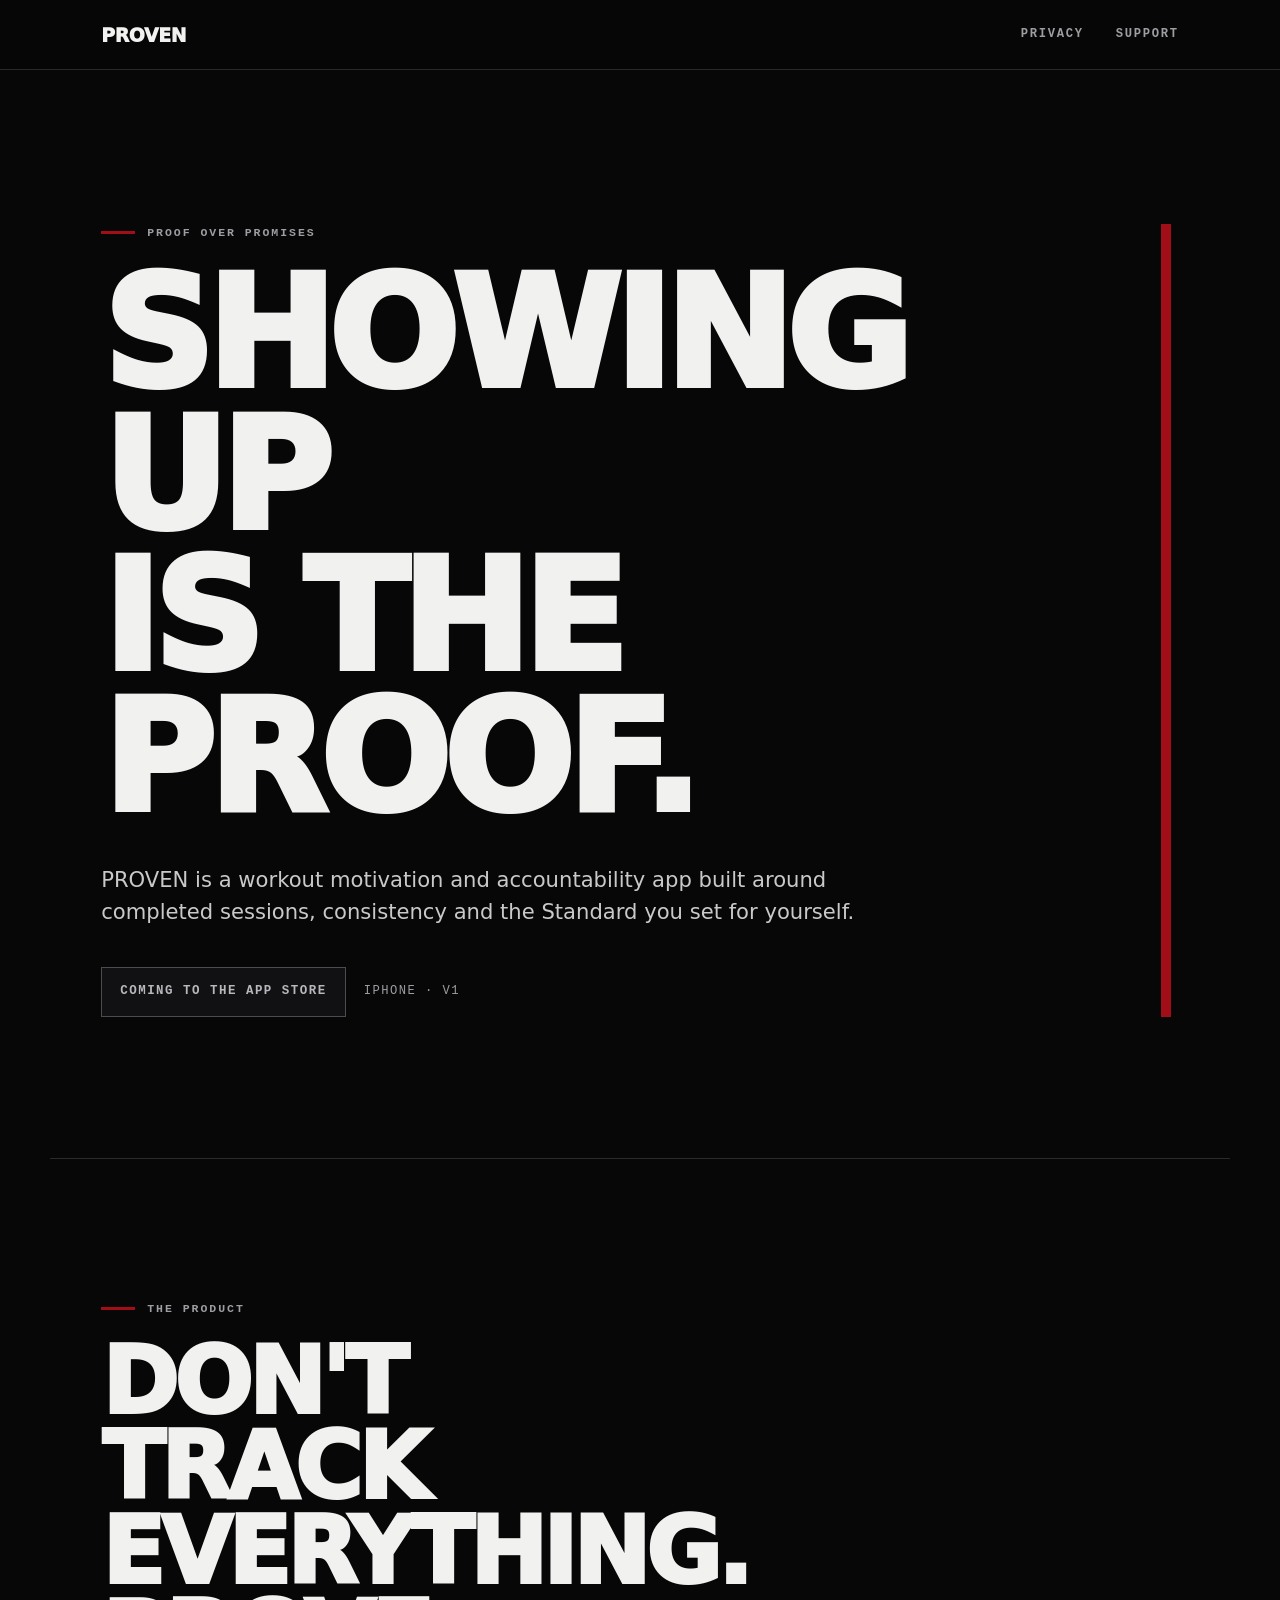
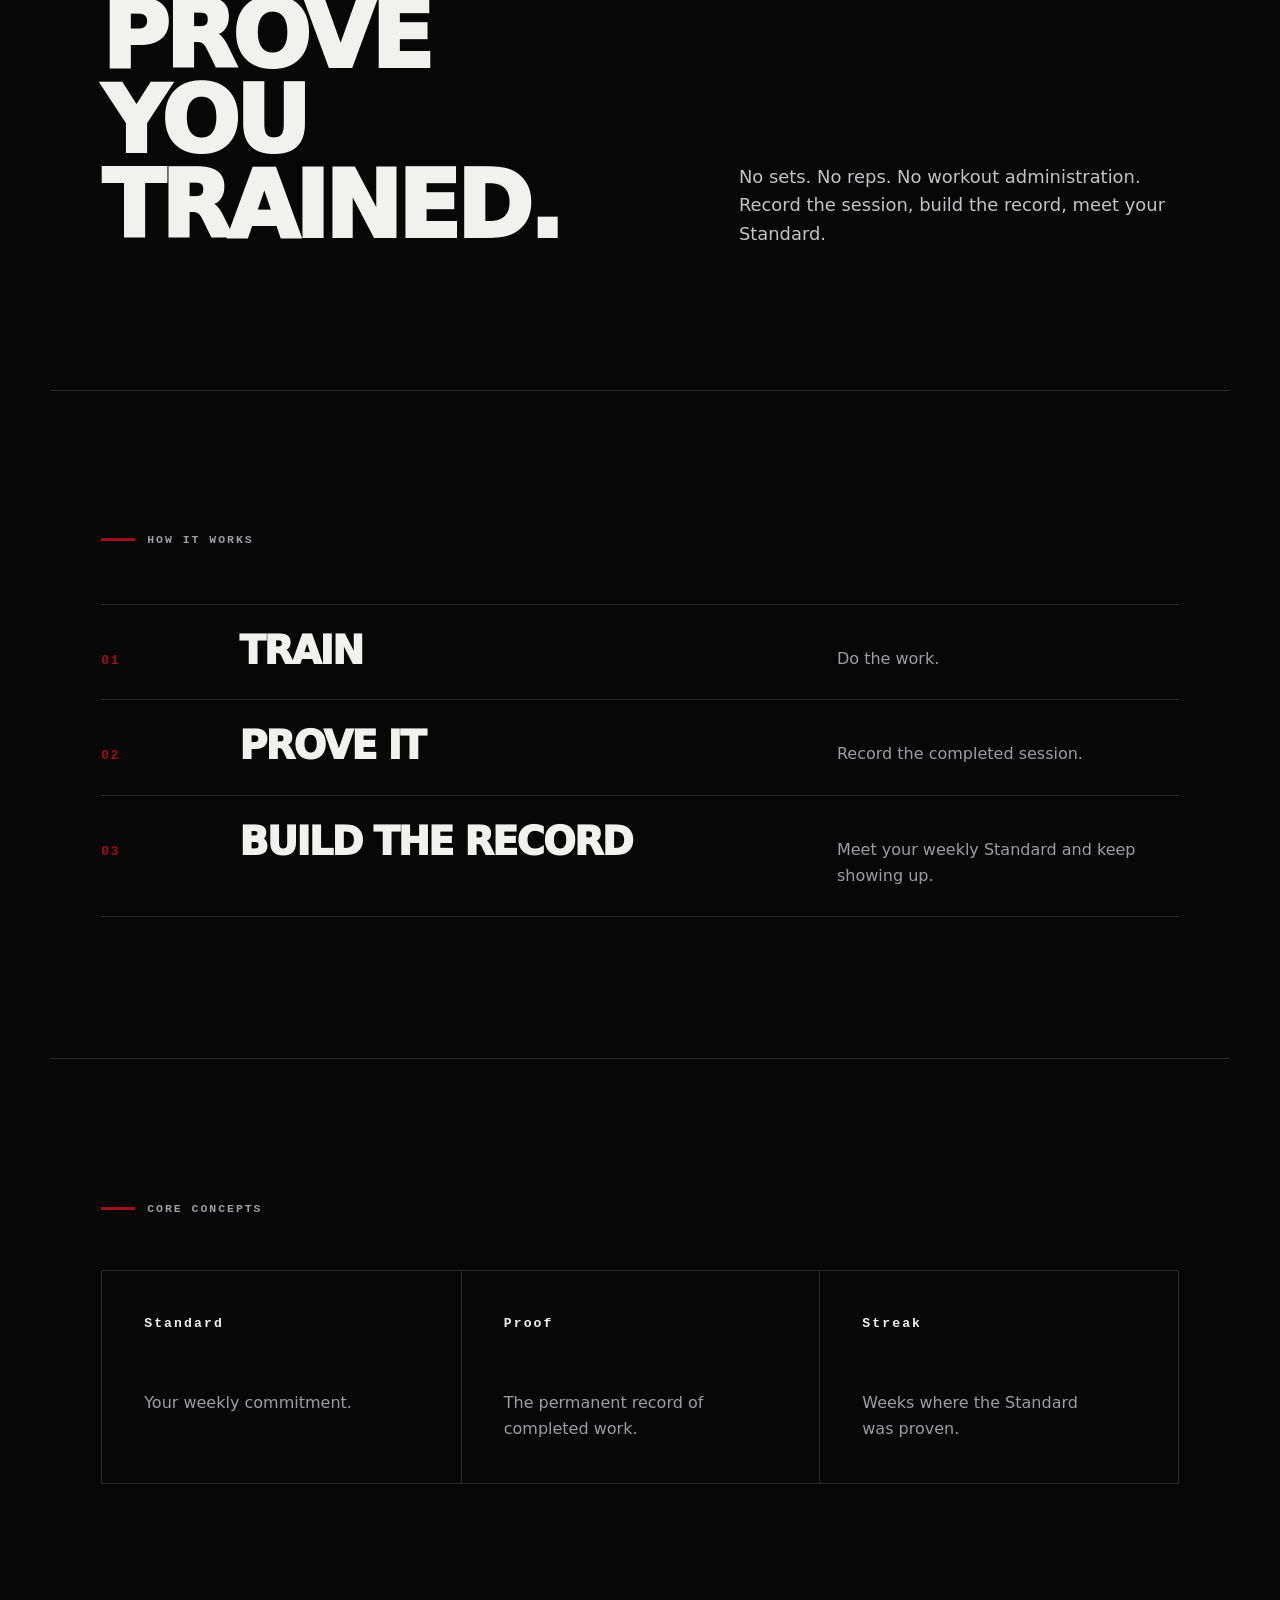
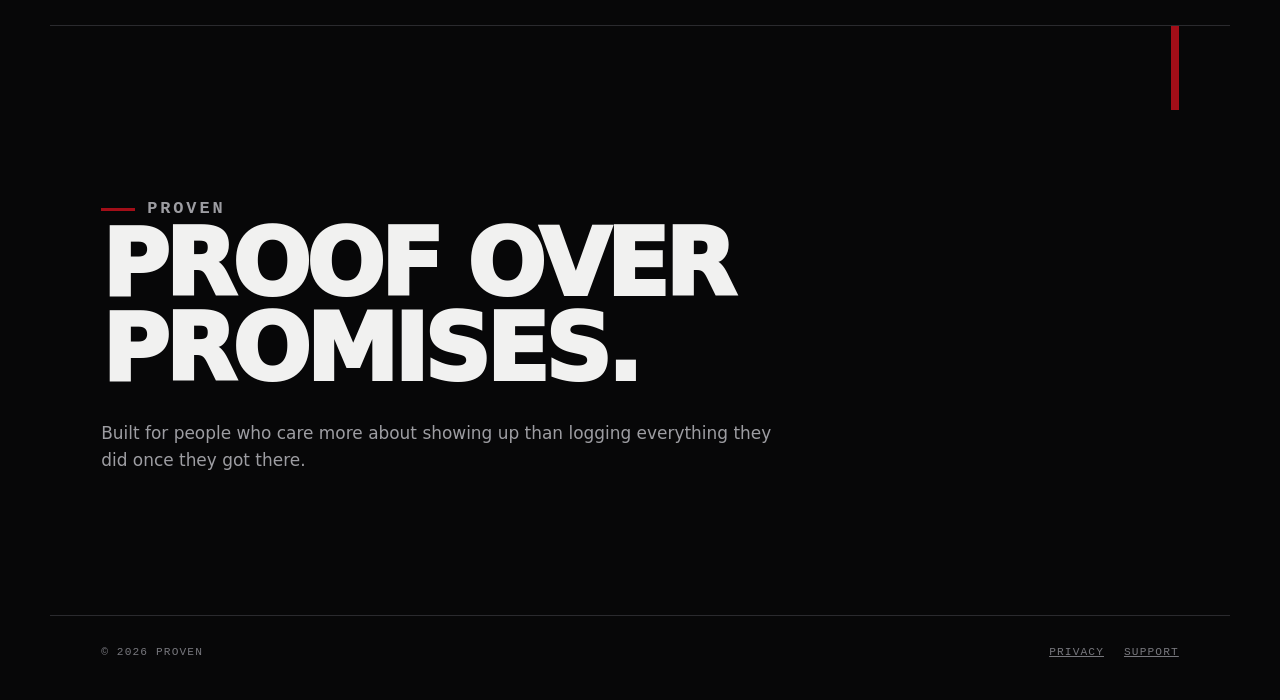
<file: index.html>
<!doctype html>
<html lang="en">
<head>
  <meta charset="utf-8">
  <meta name="viewport" content="width=device-width, initial-scale=1">
  <title>PROVEN — Proof Over Promises</title>
  <meta name="description" content="PROVEN is a workout motivation and accountability app for proving you showed up, meeting your weekly Standard and building a permanent record of consistency.">
  <meta name="theme-color" content="#070708">
  <meta name="robots" content="index,follow">
  <link rel="canonical" href="">
  <meta property="og:type" content="website">
  <meta property="og:site_name" content="PROVEN">
  <meta property="og:title" content="PROVEN — Proof Over Promises">
  <meta property="og:description" content="PROVEN is a workout motivation and accountability app for proving you showed up, meeting your weekly Standard and building a permanent record of consistency.">
  <meta property="og:url" content="">
  <meta name="twitter:card" content="summary_large_image">
  <link rel="stylesheet" href="styles.css">
  <script src="config.js"></script>
  <script src="main.js" defer></script>
</head>
<body>
  <a class="skip-link" href="#main">Skip to content</a>
  <header class="site-header">
    <nav class="nav" aria-label="Primary navigation">
      <a class="wordmark" href="/" aria-label="PROVEN home">PROVEN</a>
      <div class="nav-links">
        <a href="/privacy">Privacy</a>
        <a href="/support">Support</a>
      </div>
    </nav>
  </header>

  <main id="main">
    <section class="section hero">
      <div class="hero-grid reveal">
        <div>
          <p class="eyebrow">Proof over promises</p>
          <h1>Showing up<br>is the proof.</h1>
          <p class="lead">PROVEN is a workout motivation and accountability app built around completed sessions, consistency and the Standard you set for yourself.</p>
          <div class="cta-row">
            <span class="button" aria-disabled="true">Coming to the App Store</span>
            <p class="platform-note">iPhone · V1</p>
          </div>
        </div>
        <div class="hero-side" aria-hidden="true"></div>
      </div>
    </section>

    <section class="section">
      <div class="statement-grid reveal">
        <div>
          <p class="eyebrow">The product</p>
          <h2>Don't track everything.<br>Prove you trained.</h2>
        </div>
        <p class="statement-copy">No sets. No reps. No workout administration. Record the session, build the record, meet your Standard.</p>
      </div>
    </section>

    <section class="section">
      <div class="reveal">
        <p class="eyebrow">How it works</p>
        <div class="steps">
          <article class="step">
            <span class="step-number">01</span>
            <h3>Train</h3>
            <p>Do the work.</p>
          </article>
          <article class="step">
            <span class="step-number">02</span>
            <h3>Prove it</h3>
            <p>Record the completed session.</p>
          </article>
          <article class="step">
            <span class="step-number">03</span>
            <h3>Build the record</h3>
            <p>Meet your weekly Standard and keep showing up.</p>
          </article>
        </div>
      </div>
    </section>

    <section class="section">
      <div class="reveal">
        <p class="eyebrow">Core concepts</p>
        <div class="concepts">
          <article class="concept">
            <div class="concept-label">Standard</div>
            <p>Your weekly commitment.</p>
          </article>
          <article class="concept">
            <div class="concept-label">Proof</div>
            <p>The permanent record of completed work.</p>
          </article>
          <article class="concept">
            <div class="concept-label">Streak</div>
            <p>Weeks where the Standard was proven.</p>
          </article>
        </div>
        <!-- Screenshot-ready area. Remove `hidden` and replace the placeholder only when real PROVEN screenshots are supplied. -->
        <div class="screenshot-slot" hidden aria-label="Reserved area for real PROVEN screenshots">
          Real app screenshots only.
        </div>
      </div>
    </section>

    <section class="section closing">
      <div class="reveal">
        <p class="eyebrow">PROVEN</p>
        <h2>Proof over promises.</h2>
        <p>Built for people who care more about showing up than logging everything they did once they got there.</p>
      </div>
    </section>
  </main>

  <footer class="site-footer">
    <span>© 2026 PROVEN</span>
    <nav aria-label="Footer navigation">
      <a href="/privacy">Privacy</a>
      <a href="/support">Support</a>
    </nav>
  </footer>
</body>
</html>
</file>
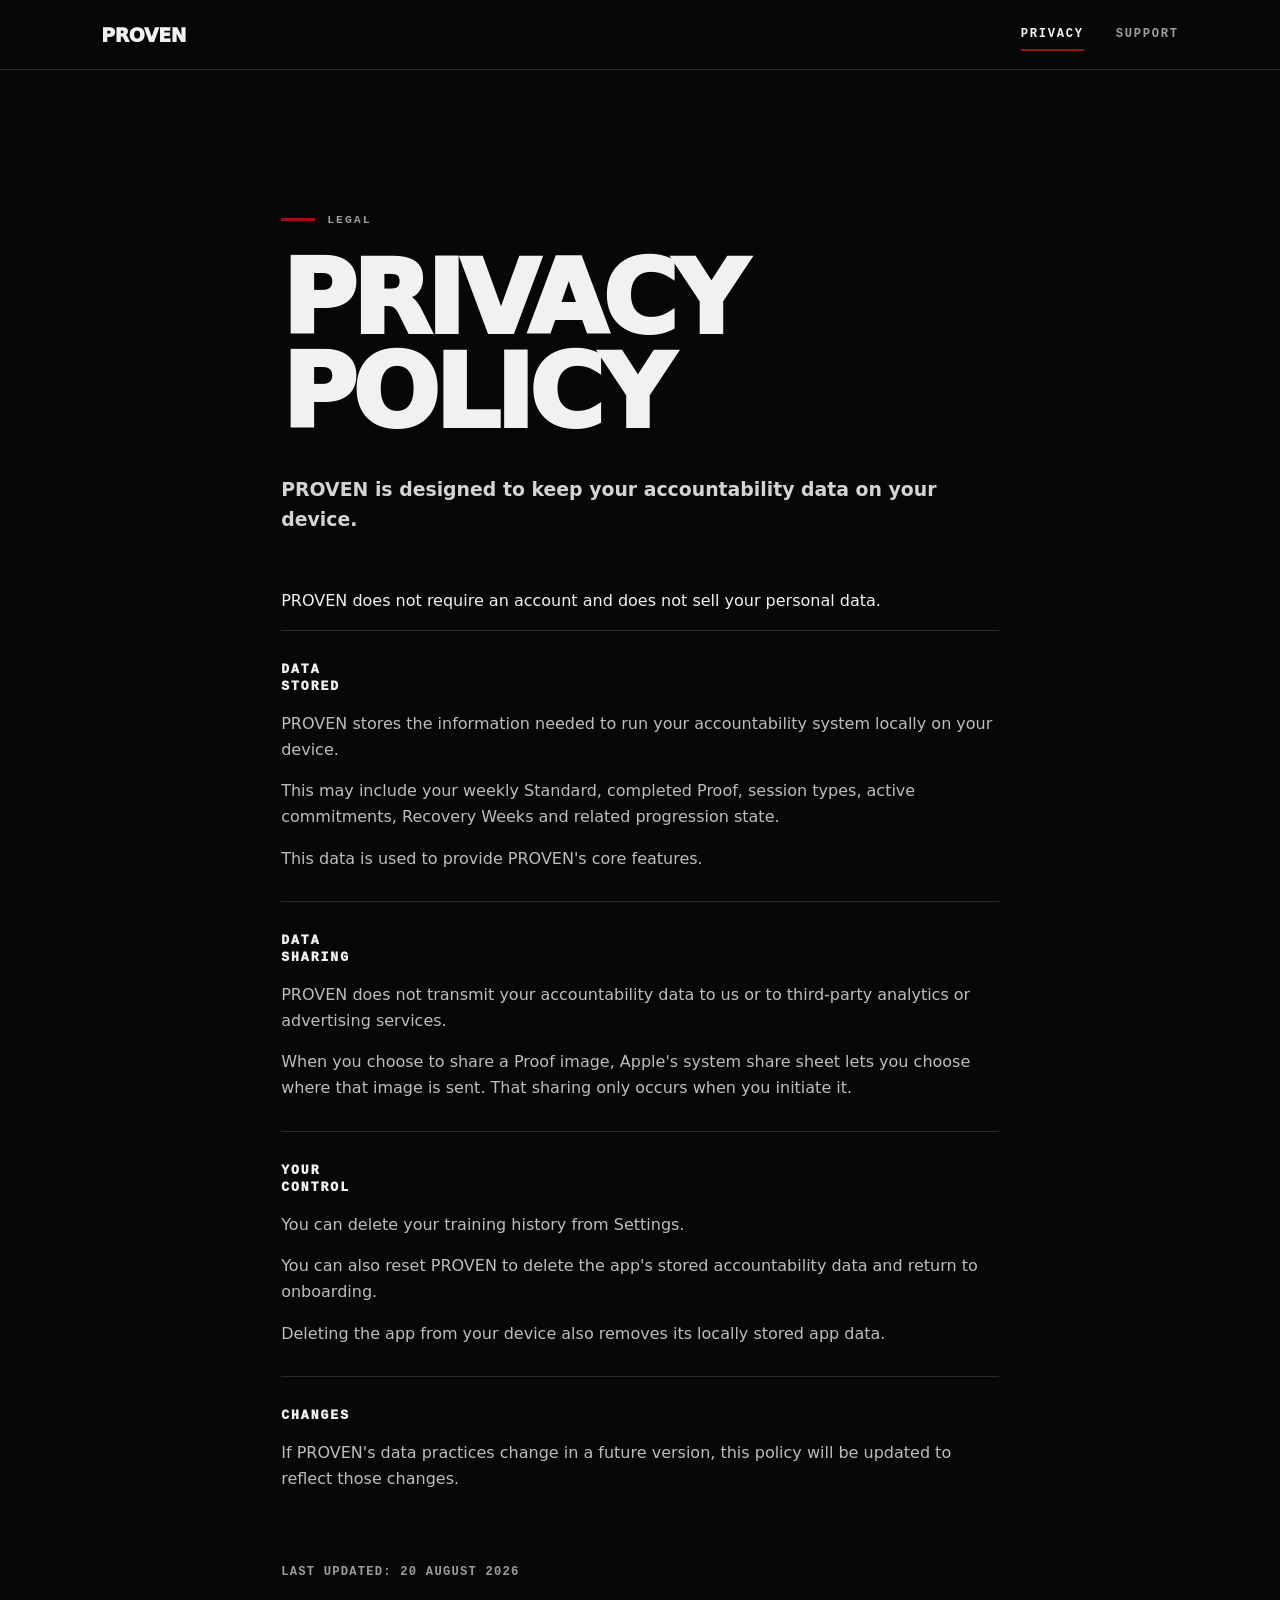
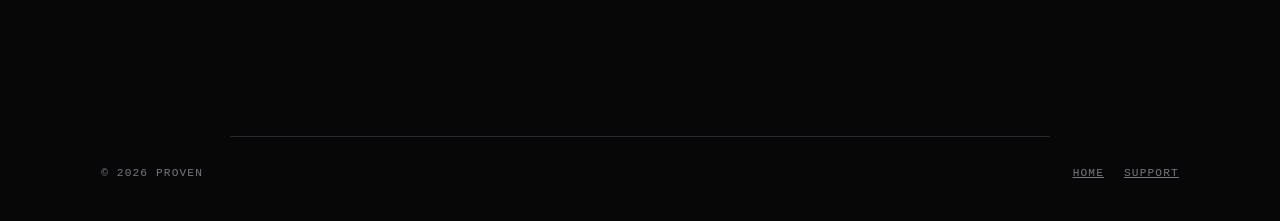
<file: privacy/index.html>
<!doctype html>
<html lang="en">
<head>
  <meta charset="utf-8">
  <meta name="viewport" content="width=device-width, initial-scale=1">
  <title>Privacy Policy — PROVEN</title>
  <meta name="description" content="Privacy Policy for PROVEN, an iPhone workout motivation and accountability app.">
  <meta name="theme-color" content="#070708">
  <meta name="robots" content="index,follow">
  <link rel="canonical" href="">
  <meta property="og:type" content="website">
  <meta property="og:site_name" content="PROVEN">
  <meta property="og:title" content="Privacy Policy — PROVEN">
  <meta property="og:description" content="Privacy Policy for PROVEN.">
  <meta property="og:url" content="">
  <link rel="stylesheet" href="../styles.css">
  <script src="../config.js"></script>
  <script src="../main.js" defer></script>
</head>
<body>
  <a class="skip-link" href="#main">Skip to content</a>
  <header class="site-header">
    <nav class="nav" aria-label="Primary navigation">
      <a class="wordmark" href="/" aria-label="PROVEN home">PROVEN</a>
      <div class="nav-links">
        <a href="/privacy" aria-current="page">Privacy</a>
        <a href="/support">Support</a>
      </div>
    </nav>
  </header>

  <main id="main">
    <section class="section policy reveal">
      <p class="eyebrow">Legal</p>
      <h1>Privacy Policy</h1>
      <p class="intro"><strong>PROVEN is designed to keep your accountability data on your device.</strong></p>
      <p>PROVEN does not require an account and does not sell your personal data.</p>

      <section class="policy-section">
        <h2>Data stored</h2>
        <p>PROVEN stores the information needed to run your accountability system locally on your device.</p>
        <p>This may include your weekly Standard, completed Proof, session types, active commitments, Recovery Weeks and related progression state.</p>
        <p>This data is used to provide PROVEN's core features.</p>
      </section>

      <section class="policy-section">
        <h2>Data sharing</h2>
        <p>PROVEN does not transmit your accountability data to us or to third-party analytics or advertising services.</p>
        <p>When you choose to share a Proof image, Apple's system share sheet lets you choose where that image is sent. That sharing only occurs when you initiate it.</p>
      </section>

      <section class="policy-section">
        <h2>Your control</h2>
        <p>You can delete your training history from Settings.</p>
        <p>You can also reset PROVEN to delete the app's stored accountability data and return to onboarding.</p>
        <p>Deleting the app from your device also removes its locally stored app data.</p>
      </section>

      <section class="policy-section">
        <h2>Changes</h2>
        <p>If PROVEN's data practices change in a future version, this policy will be updated to reflect those changes.</p>
      </section>

      <p class="last-updated"><strong>Last updated: 20 August 2026</strong></p>
    </section>
  </main>

  <footer class="site-footer">
    <span>© 2026 PROVEN</span>
    <nav aria-label="Footer navigation">
      <a href="/">Home</a>
      <a href="/support">Support</a>
    </nav>
  </footer>
</body>
</html>
</file>
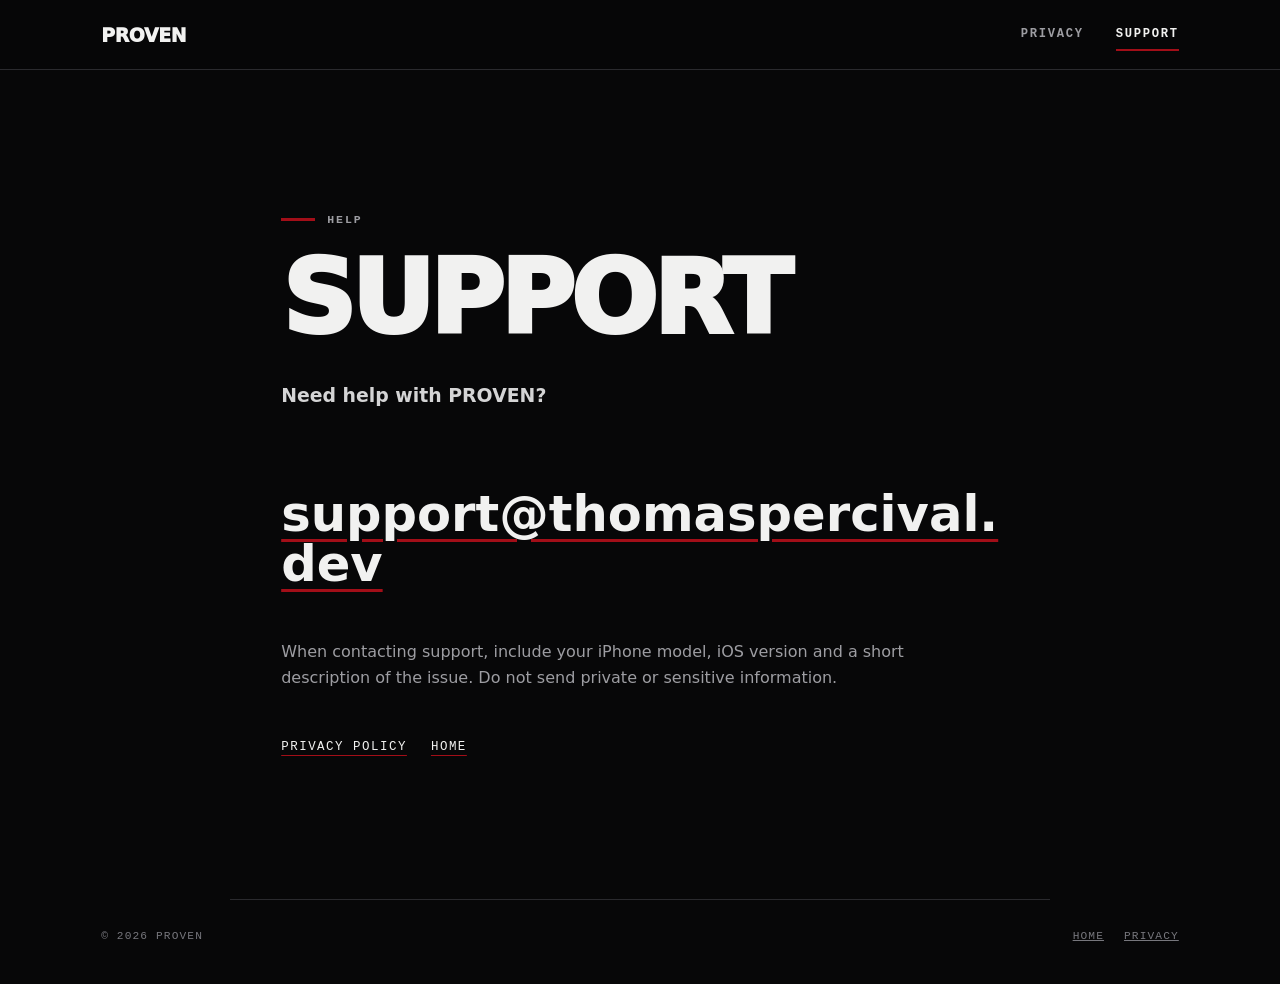
<file: support/index.html>
<!doctype html>
<html lang="en">
<head>
  <meta charset="utf-8">
  <meta name="viewport" content="width=device-width, initial-scale=1">
  <title>Support — PROVEN</title>
  <meta name="description" content="Support information for PROVEN.">
  <meta name="theme-color" content="#070708">
  <meta name="robots" content="index,follow">
  <link rel="canonical" href="">
  <meta property="og:type" content="website">
  <meta property="og:site_name" content="PROVEN">
  <meta property="og:title" content="Support — PROVEN">
  <meta property="og:description" content="Support information for PROVEN.">
  <meta property="og:url" content="">
  <link rel="stylesheet" href="../styles.css">
  <script src="../config.js"></script>
  <script src="../main.js" defer></script>
</head>
<body>
  <a class="skip-link" href="#main">Skip to content</a>
  <header class="site-header">
    <nav class="nav" aria-label="Primary navigation">
      <a class="wordmark" href="/" aria-label="PROVEN home">PROVEN</a>
      <div class="nav-links">
        <a href="/privacy">Privacy</a>
        <a href="/support" aria-current="page">Support</a>
      </div>
    </nav>
  </header>

  <main id="main">
    <section class="section policy reveal">
      <p class="eyebrow">Help</p>
      <h1>Support</h1>
      <p class="intro"><strong>Need help with PROVEN?</strong></p>
      <a class="support-email" data-support-email>SUPPORT_EMAIL</a>
      <p class="support-note">When contacting support, include your iPhone model, iOS version and a short description of the issue. Do not send private or sensitive information.</p>
      <div class="inline-links">
        <a href="/privacy">Privacy Policy</a>
        <a href="/">Home</a>
      </div>
    </section>
  </main>

  <footer class="site-footer">
    <span>© 2026 PROVEN</span>
    <nav aria-label="Footer navigation">
      <a href="/">Home</a>
      <a href="/privacy">Privacy</a>
    </nav>
  </footer>
</body>
</html>
</file>
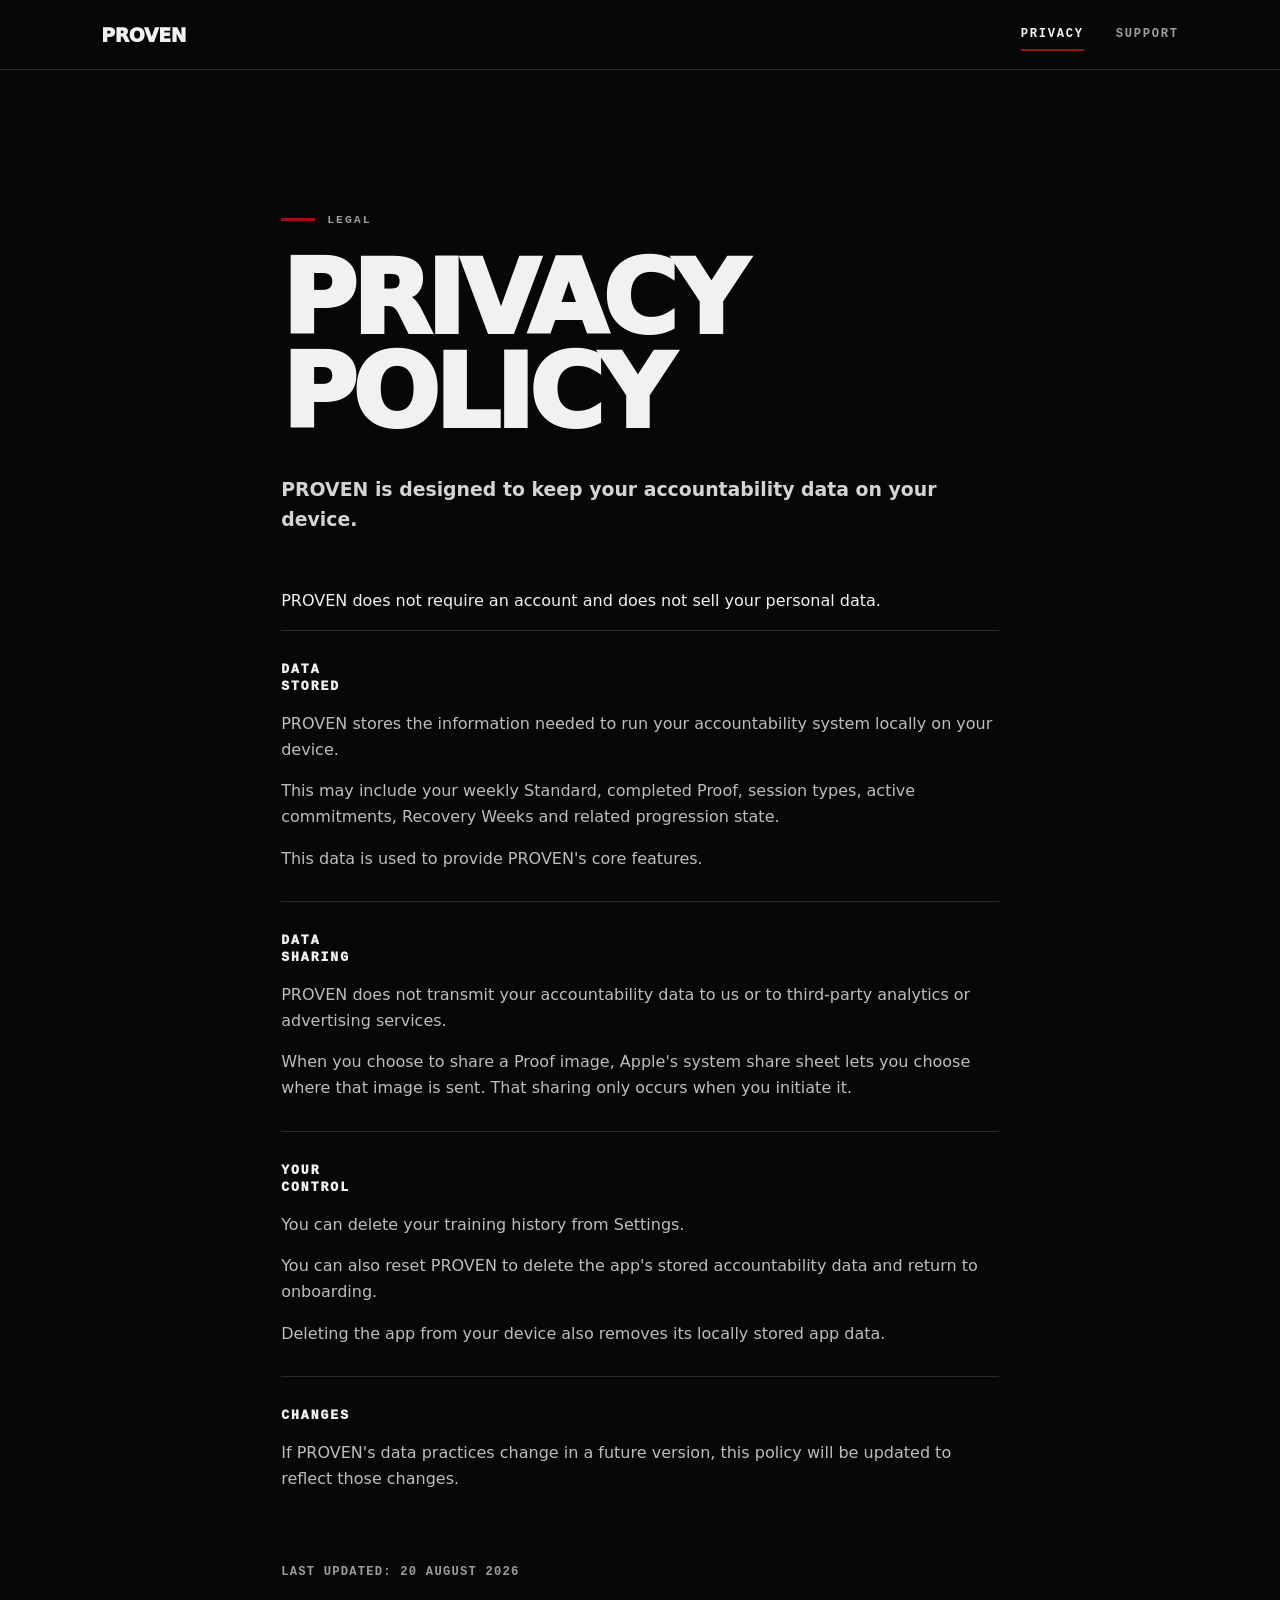
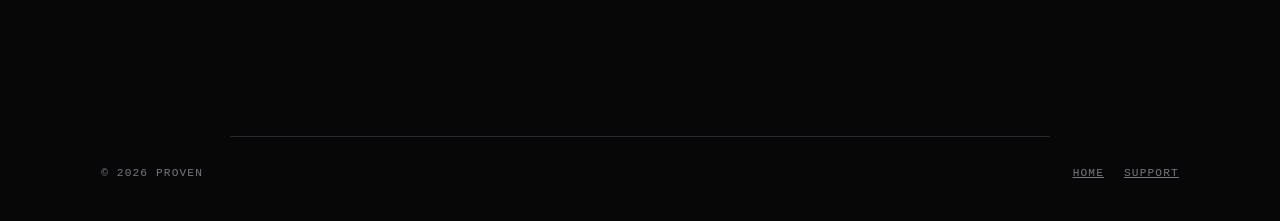
<file: privacy.html>
<!doctype html>
<html lang="en">
<head>
  <meta charset="utf-8">
  <meta name="viewport" content="width=device-width, initial-scale=1">
  <title>Privacy Policy — PROVEN</title>
  <meta name="description" content="Privacy Policy for PROVEN, an iPhone workout motivation and accountability app.">
  <meta name="theme-color" content="#070708">
  <meta name="robots" content="index,follow">
  <link rel="canonical" href="">
  <meta property="og:type" content="website">
  <meta property="og:site_name" content="PROVEN">
  <meta property="og:title" content="Privacy Policy — PROVEN">
  <meta property="og:description" content="Privacy Policy for PROVEN.">
  <meta property="og:url" content="">
  <link rel="stylesheet" href="styles.css">
  <script src="config.js"></script>
  <script src="main.js" defer></script>
</head>
<body>
  <a class="skip-link" href="#main">Skip to content</a>
  <header class="site-header">
    <nav class="nav" aria-label="Primary navigation">
      <a class="wordmark" href="/" aria-label="PROVEN home">PROVEN</a>
      <div class="nav-links">
        <a href="/privacy" aria-current="page">Privacy</a>
        <a href="/support">Support</a>
      </div>
    </nav>
  </header>

  <main id="main">
    <section class="section policy reveal">
      <p class="eyebrow">Legal</p>
      <h1>Privacy Policy</h1>
      <p class="intro"><strong>PROVEN is designed to keep your accountability data on your device.</strong></p>
      <p>PROVEN does not require an account and does not sell your personal data.</p>

      <section class="policy-section">
        <h2>Data stored</h2>
        <p>PROVEN stores the information needed to run your accountability system locally on your device.</p>
        <p>This may include your weekly Standard, completed Proof, session types, active commitments, Recovery Weeks and related progression state.</p>
        <p>This data is used to provide PROVEN's core features.</p>
      </section>

      <section class="policy-section">
        <h2>Data sharing</h2>
        <p>PROVEN does not transmit your accountability data to us or to third-party analytics or advertising services.</p>
        <p>When you choose to share a Proof image, Apple's system share sheet lets you choose where that image is sent. That sharing only occurs when you initiate it.</p>
      </section>

      <section class="policy-section">
        <h2>Your control</h2>
        <p>You can delete your training history from Settings.</p>
        <p>You can also reset PROVEN to delete the app's stored accountability data and return to onboarding.</p>
        <p>Deleting the app from your device also removes its locally stored app data.</p>
      </section>

      <section class="policy-section">
        <h2>Changes</h2>
        <p>If PROVEN's data practices change in a future version, this policy will be updated to reflect those changes.</p>
      </section>

      <p class="last-updated"><strong>Last updated: 20 August 2026</strong></p>
    </section>
  </main>

  <footer class="site-footer">
    <span>© 2026 PROVEN</span>
    <nav aria-label="Footer navigation">
      <a href="/">Home</a>
      <a href="/support">Support</a>
    </nav>
  </footer>
</body>
</html>
</file>
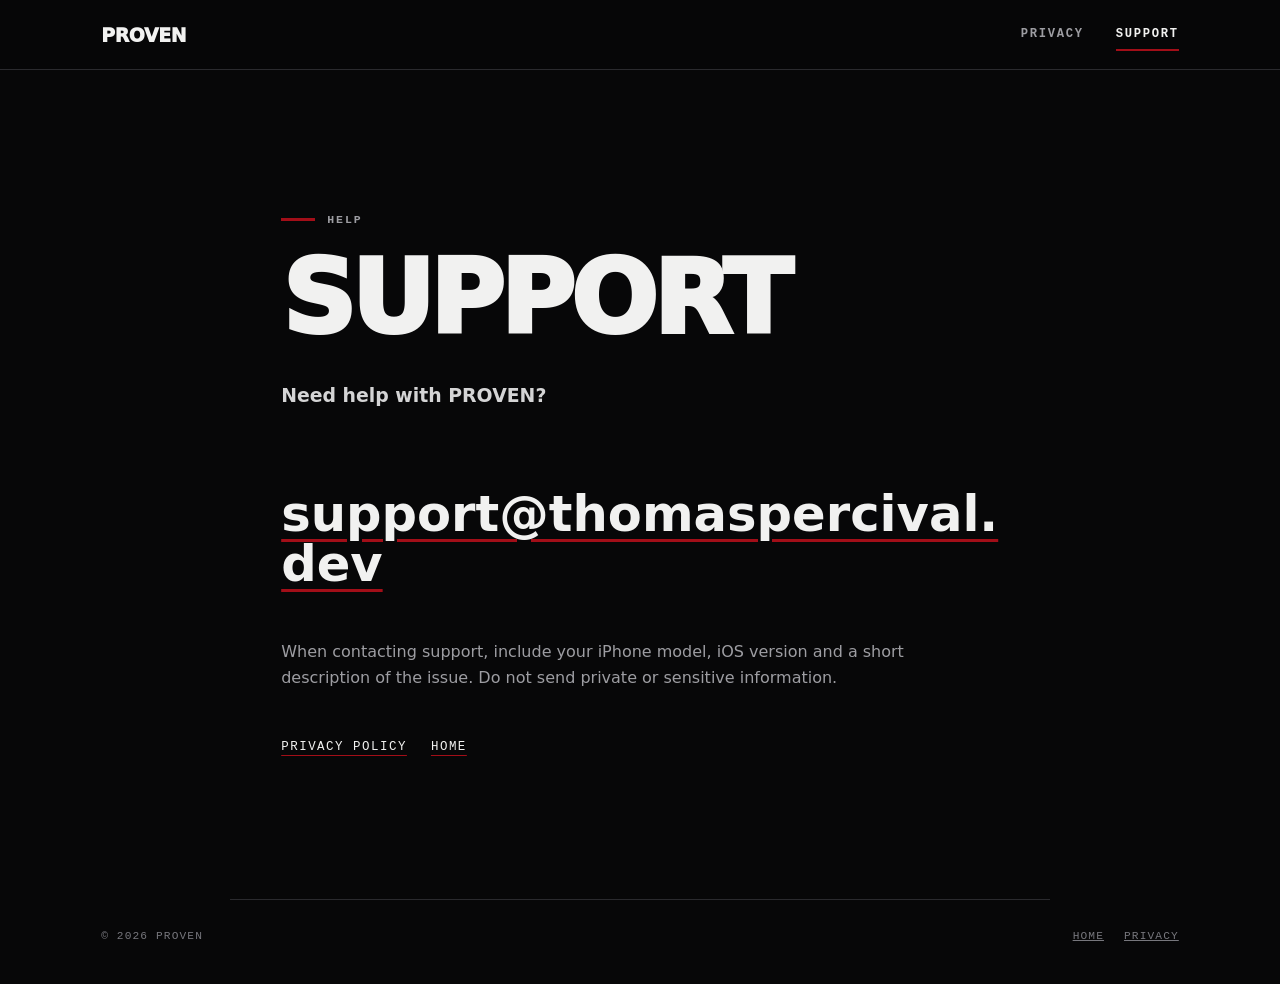
<file: support.html>
<!doctype html>
<html lang="en">
<head>
  <meta charset="utf-8">
  <meta name="viewport" content="width=device-width, initial-scale=1">
  <title>Support — PROVEN</title>
  <meta name="description" content="Support information for PROVEN.">
  <meta name="theme-color" content="#070708">
  <meta name="robots" content="index,follow">
  <link rel="canonical" href="">
  <meta property="og:type" content="website">
  <meta property="og:site_name" content="PROVEN">
  <meta property="og:title" content="Support — PROVEN">
  <meta property="og:description" content="Support information for PROVEN.">
  <meta property="og:url" content="">
  <link rel="stylesheet" href="styles.css">
  <script src="config.js"></script>
  <script src="main.js" defer></script>
</head>
<body>
  <a class="skip-link" href="#main">Skip to content</a>
  <header class="site-header">
    <nav class="nav" aria-label="Primary navigation">
      <a class="wordmark" href="/" aria-label="PROVEN home">PROVEN</a>
      <div class="nav-links">
        <a href="/privacy">Privacy</a>
        <a href="/support" aria-current="page">Support</a>
      </div>
    </nav>
  </header>

  <main id="main">
    <section class="section policy reveal">
      <p class="eyebrow">Help</p>
      <h1>Support</h1>
      <p class="intro"><strong>Need help with PROVEN?</strong></p>
      <a class="support-email" data-support-email>SUPPORT_EMAIL</a>
      <p class="support-note">When contacting support, include your iPhone model, iOS version and a short description of the issue. Do not send private or sensitive information.</p>
      <div class="inline-links">
        <a href="/privacy">Privacy Policy</a>
        <a href="/">Home</a>
      </div>
    </section>
  </main>

  <footer class="site-footer">
    <span>© 2026 PROVEN</span>
    <nav aria-label="Footer navigation">
      <a href="/">Home</a>
      <a href="/privacy">Privacy</a>
    </nav>
  </footer>
</body>
</html>
</file>
<file: styles.css>
:root {
  --bg: #070708;
  --surface: #0c0c0e;
  --text: #f1f1f0;
  --muted: #9d9da2;
  --line: #2a2a2e;
  --accent: #a20e18;
  --max: 1180px;
  --pad: clamp(20px, 4vw, 56px);
  --display: "Arial Narrow", "Helvetica Neue Condensed", "Roboto Condensed", Impact, system-ui, sans-serif;
  --body: Inter, ui-sans-serif, system-ui, -apple-system, BlinkMacSystemFont, "Segoe UI", sans-serif;
  --mono: ui-monospace, SFMono-Regular, Menlo, Monaco, Consolas, "Liberation Mono", monospace;
}

* { box-sizing: border-box; }
html { background: var(--bg); color-scheme: dark; scroll-behavior: smooth; }
body {
  margin: 0;
  min-width: 320px;
  background: var(--bg);
  color: var(--text);
  font-family: var(--body);
  font-size: 16px;
  line-height: 1.6;
  -webkit-font-smoothing: antialiased;
  text-rendering: optimizeLegibility;
}

a { color: inherit; }
a:hover { color: var(--text); }
img { max-width: 100%; display: block; }
button, a { -webkit-tap-highlight-color: transparent; }

.skip-link {
  position: fixed;
  top: 10px;
  left: 10px;
  z-index: 1000;
  transform: translateY(-160%);
  background: var(--text);
  color: var(--bg);
  padding: 10px 14px;
  font-weight: 800;
  text-decoration: none;
}
.skip-link:focus { transform: translateY(0); }

.site-header {
  position: sticky;
  top: 0;
  z-index: 50;
  background: rgba(7, 7, 8, 0.94);
  border-bottom: 1px solid var(--line);
  backdrop-filter: blur(10px);
}
.nav {
  width: min(100%, var(--max));
  margin: 0 auto;
  padding: 18px var(--pad);
  display: flex;
  align-items: center;
  justify-content: space-between;
  gap: 24px;
}
.wordmark {
  font-family: var(--display);
  font-stretch: condensed;
  font-weight: 950;
  letter-spacing: -0.02em;
  text-decoration: none;
  font-size: 1.18rem;
}
.nav-links { display: flex; align-items: center; gap: clamp(16px, 3vw, 32px); }
.nav-links a {
  color: var(--muted);
  font-family: var(--mono);
  font-size: 0.76rem;
  font-weight: 700;
  letter-spacing: 0.14em;
  text-transform: uppercase;
  text-decoration: none;
  border-bottom: 2px solid transparent;
  padding: 7px 0 5px;
}
.nav-links a:hover,
.nav-links a[aria-current="page"] { color: var(--text); border-color: var(--accent); }

a:focus-visible, button:focus-visible {
  outline: 3px solid var(--text);
  outline-offset: 4px;
}

main { overflow: hidden; }
.section {
  width: min(100%, var(--max));
  margin: 0 auto;
  padding: clamp(72px, 11vw, 148px) var(--pad);
  border-bottom: 1px solid var(--line);
}
.section:first-child { border-top: 0; }

.eyebrow {
  margin: 0 0 22px;
  color: var(--muted);
  font-family: var(--mono);
  font-size: 0.72rem;
  font-weight: 700;
  letter-spacing: 0.17em;
  text-transform: uppercase;
}
.eyebrow::before {
  content: "";
  display: inline-block;
  width: 34px;
  height: 3px;
  margin: 0 12px 2px 0;
  background: var(--accent);
}

h1, h2, h3 {
  margin: 0;
  font-family: var(--display);
  font-weight: 950;
  text-transform: uppercase;
  letter-spacing: -0.045em;
  line-height: 0.92;
}
h1 { font-size: clamp(4rem, 12vw, 9.6rem); max-width: 9ch; }
h2 { font-size: clamp(2.8rem, 7.2vw, 6rem); max-width: 12ch; }
h3 { font-size: clamp(1.6rem, 3vw, 2.5rem); }

.lead {
  max-width: 760px;
  margin: 34px 0 0;
  color: #c9c9ca;
  font-size: clamp(1.07rem, 1.7vw, 1.32rem);
  line-height: 1.55;
}

.hero { padding-top: clamp(96px, 12vw, 160px); }
.hero-grid {
  display: grid;
  grid-template-columns: minmax(0, 1fr) auto;
  align-items: end;
  gap: 56px;
}
.hero-side {
  align-self: stretch;
  min-width: 18px;
  border-left: 10px solid var(--accent);
}
.cta-row {
  margin-top: 38px;
  display: flex;
  align-items: center;
  gap: 18px;
  flex-wrap: wrap;
}
.button {
  display: inline-flex;
  align-items: center;
  justify-content: center;
  min-height: 50px;
  padding: 13px 18px;
  border: 1px solid #4b4b50;
  background: #111114;
  color: #b8b8bc;
  font-family: var(--mono);
  font-size: 0.78rem;
  font-weight: 800;
  letter-spacing: 0.12em;
  text-transform: uppercase;
  text-decoration: none;
  cursor: not-allowed;
}
.platform-note {
  margin: 0;
  color: var(--muted);
  font-family: var(--mono);
  font-size: 0.76rem;
  letter-spacing: 0.12em;
  text-transform: uppercase;
}

.statement-grid {
  display: grid;
  grid-template-columns: minmax(0, 1.1fr) minmax(250px, 0.9fr);
  gap: clamp(40px, 8vw, 100px);
  align-items: end;
}
.statement-copy {
  max-width: 570px;
  color: #c3c3c5;
  font-size: 1.12rem;
  margin: 0;
}

.steps {
  margin-top: 54px;
  border-top: 1px solid var(--line);
}
.step {
  display: grid;
  grid-template-columns: 110px minmax(0, 1fr) minmax(220px, 0.6fr);
  gap: 28px;
  align-items: baseline;
  padding: 28px 0;
  border-bottom: 1px solid var(--line);
}
.step-number {
  color: var(--accent);
  font-family: var(--mono);
  font-size: 0.8rem;
  letter-spacing: 0.14em;
  font-weight: 800;
}
.step p { margin: 0; color: var(--muted); }

.concepts {
  margin-top: 52px;
  display: grid;
  grid-template-columns: repeat(3, 1fr);
  border: 1px solid var(--line);
}
.concept { padding: clamp(24px, 4vw, 42px); min-height: 190px; }
.concept + .concept { border-left: 1px solid var(--line); }
.concept-label {
  color: var(--text);
  font-family: var(--mono);
  font-size: 0.82rem;
  letter-spacing: 0.16em;
  font-weight: 800;
}
.concept p { max-width: 22ch; margin: 56px 0 0; color: var(--muted); }

.screenshot-slot {
  margin-top: 56px;
  min-height: 260px;
  border: 1px dashed #343438;
  display: grid;
  place-items: center;
  padding: 28px;
  color: #747479;
  font-family: var(--mono);
  text-align: center;
  letter-spacing: 0.08em;
  text-transform: uppercase;
  font-size: 0.75rem;
}
.screenshot-slot[hidden] { display: none; }

.closing { position: relative; }
.closing::after {
  content: "";
  position: absolute;
  right: var(--pad);
  top: 0;
  width: 8px;
  height: 84px;
  background: var(--accent);
}
.closing h2 { max-width: 10ch; }
.closing p { max-width: 680px; color: var(--muted); font-size: 1.06rem; margin: 28px 0 0; }

.policy { max-width: 820px; }
.policy h1 { font-size: clamp(3.2rem, 8vw, 6.8rem); max-width: 10ch; }
.policy .intro { margin: 34px 0 54px; font-size: 1.18rem; color: #d4d4d5; max-width: 680px; }
.policy-section { padding: 30px 0; border-top: 1px solid var(--line); }
.policy-section h2 {
  font-family: var(--mono);
  font-size: 0.82rem;
  line-height: 1.3;
  letter-spacing: 0.15em;
  color: var(--text);
}
.policy-section p { color: #bdbdc0; max-width: 72ch; }
.policy-section p:last-child { margin-bottom: 0; }
.last-updated { margin-top: 42px; color: var(--muted); font-family: var(--mono); font-size: 0.76rem; letter-spacing: 0.1em; text-transform: uppercase; }

.support-email {
  display: inline-block;
  margin: 26px 0 34px;
  color: var(--text);
  font-family: var(--display);
  font-size: clamp(1.65rem, 4vw, 3.1rem);
  font-weight: 900;
  line-height: 1;
  text-decoration-color: var(--accent);
  text-decoration-thickness: 3px;
  text-underline-offset: 8px;
  overflow-wrap: anywhere;
}
.support-note { max-width: 700px; color: var(--muted); }
.inline-links { display: flex; gap: 24px; flex-wrap: wrap; margin-top: 48px; }
.inline-links a { font-family: var(--mono); font-size: 0.78rem; letter-spacing: 0.12em; text-transform: uppercase; text-decoration-color: var(--accent); text-underline-offset: 5px; }

.site-footer {
  width: min(100%, var(--max));
  margin: 0 auto;
  padding: 28px var(--pad) 38px;
  display: flex;
  justify-content: space-between;
  gap: 24px;
  color: #77777d;
  font-family: var(--mono);
  font-size: 0.7rem;
  letter-spacing: 0.1em;
  text-transform: uppercase;
}
.site-footer nav { display: flex; gap: 20px; flex-wrap: wrap; }
.site-footer a { color: inherit; }
.site-footer a:hover { color: var(--text); }

.reveal { opacity: 1; transform: none; }
.js .reveal {
  opacity: 0;
  transform: translateY(16px);
  transition: opacity 480ms ease, transform 480ms ease;
}
.js .reveal.is-visible { opacity: 1; transform: none; }

@media (max-width: 760px) {
  .nav { padding-top: 15px; padding-bottom: 15px; }
  .nav-links { gap: 14px; }
  .nav-links a { font-size: 0.67rem; letter-spacing: 0.1em; }
  .hero-grid { grid-template-columns: minmax(0, 1fr) 8px; gap: 24px; }
  .hero-side { border-left-width: 8px; }
  .statement-grid { grid-template-columns: 1fr; }
  .step { grid-template-columns: 58px 1fr; gap: 14px 20px; }
  .step p { grid-column: 2; }
  .concepts { grid-template-columns: 1fr; }
  .concept + .concept { border-left: 0; border-top: 1px solid var(--line); }
  .concept { min-height: 0; }
  .concept p { margin-top: 30px; }
  .site-footer { flex-direction: column; }
}

@media (max-width: 430px) {
  .nav-links { gap: 11px; }
  .wordmark { font-size: 1rem; }
  .nav-links a { font-size: 0.61rem; }
  h1 { font-size: clamp(3.4rem, 18vw, 5.3rem); }
  h2 { font-size: clamp(2.55rem, 13vw, 4rem); }
  .section { padding-left: 20px; padding-right: 20px; }
  .closing::after { right: 20px; }
}

@media (prefers-reduced-motion: reduce) {
  html { scroll-behavior: auto; }
  *, *::before, *::after { transition-duration: 0.01ms !important; animation-duration: 0.01ms !important; animation-iteration-count: 1 !important; }
  .js .reveal { opacity: 1; transform: none; }
}
</file>
